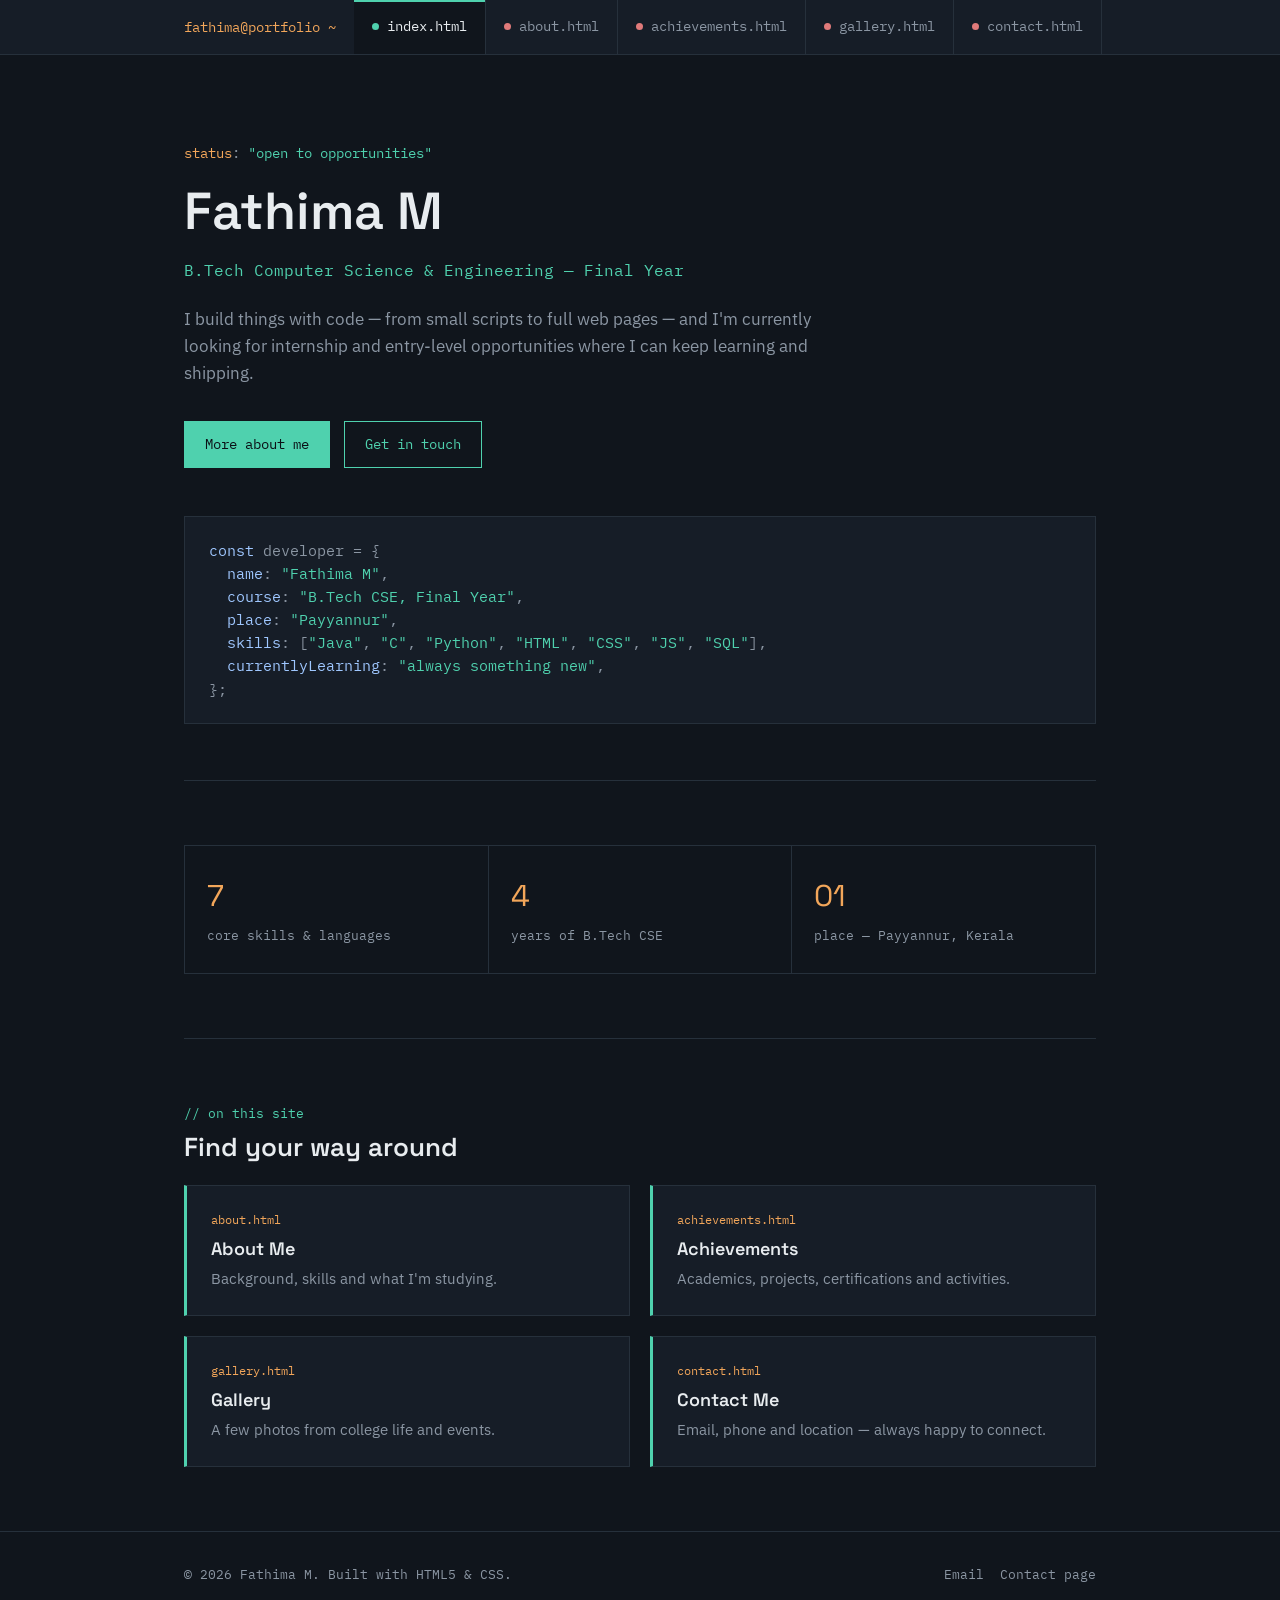
<file: index.html>
<!DOCTYPE html>
<html lang="en">
<head>
<meta charset="UTF-8">
<meta name="viewport" content="width=device-width, initial-scale=1.0">
<title>Fathima M — Portfolio</title>
<meta name="description" content="Fathima M — B.Tech Computer Science final year student. Portfolio, projects, achievements and contact.">
<link rel="preconnect" href="https://fonts.googleapis.com">
<link href="https://fonts.googleapis.com/css2?family=Space+Grotesk:wght@500;600;700&family=IBM+Plex+Sans:wght@400;500;600&family=IBM+Plex+Mono:wght@400;500&display=swap" rel="stylesheet">
<link rel="stylesheet" href="style.css">
</head>
<body>
<a href="#main" class="skip-link">Skip to content</a>

<nav class="tabbar" aria-label="Site navigation">
  <div class="wrap">
    <span class="brand">fathima@portfolio ~</span>
    <ul class="tabs">
      <li class="active"><a href="index.html" aria-current="page"><span class="dot"></span>index.html</a></li>
      <li><a href="about.html"><span class="dot"></span>about.html</a></li>
      <li><a href="achievements.html"><span class="dot"></span>achievements.html</a></li>
      <li><a href="gallery.html"><span class="dot"></span>gallery.html</a></li>
      <li><a href="contact.html"><span class="dot"></span>contact.html</a></li>
    </ul>
  </div>
</nav>

<main id="main">
  <div class="wrap">
    <section class="hero">
      <p class="eyebrow-code"><span class="key">status</span>: <span class="str">"open to opportunities"</span></p>
      <h1>Fathima M</h1>
      <p class="role">B.Tech Computer Science &amp; Engineering — Final Year</p>
      <p class="lede">I build things with code — from small scripts to full web pages — and I'm currently
        looking for internship and entry-level opportunities where I can keep learning and shipping.</p>
      <div class="actions">
        <a class="btn solid" href="about.html">More about me</a>
        <a class="btn" href="contact.html">Get in touch</a>
      </div>

      <pre class="code-object" aria-hidden="true"><span class="k">const</span> developer = {
  <span class="k">name</span>: <span class="s">"Fathima M"</span>,
  <span class="k">course</span>: <span class="s">"B.Tech CSE, Final Year"</span>,
  <span class="k">place</span>: <span class="s">"Payyannur"</span>,
  <span class="k">skills</span>: [<span class="s">"Java"</span>, <span class="s">"C"</span>, <span class="s">"Python"</span>, <span class="s">"HTML"</span>, <span class="s">"CSS"</span>, <span class="s">"JS"</span>, <span class="s">"SQL"</span>],
  <span class="k">currentlyLearning</span>: <span class="s">"always something new"</span>,
};</pre>
    </section>

    <section aria-label="Quick facts">
      <div class="highlights">
        <div class="cell">
          <div class="num">7</div>
          <div class="desc">core skills &amp; languages</div>
        </div>
        <div class="cell">
          <div class="num">4</div>
          <div class="desc">years of B.Tech CSE</div>
        </div>
        <div class="cell">
          <div class="num">01</div>
          <div class="desc">place — Payyannur, Kerala</div>
        </div>
      </div>
    </section>

    <section>
      <span class="label">// on this site</span>
      <h2>Find your way around</h2>
      <div class="ach-grid">
        <div class="ach-card">
          <span class="tag">about.html</span>
          <h3>About Me</h3>
          <p>Background, skills and what I'm studying.</p>
        </div>
        <div class="ach-card">
          <span class="tag">achievements.html</span>
          <h3>Achievements</h3>
          <p>Academics, projects, certifications and activities.</p>
        </div>
        <div class="ach-card">
          <span class="tag">gallery.html</span>
          <h3>Gallery</h3>
          <p>A few photos from college life and events.</p>
        </div>
        <div class="ach-card">
          <span class="tag">contact.html</span>
          <h3>Contact Me</h3>
          <p>Email, phone and location — always happy to connect.</p>
        </div>
      </div>
    </section>
  </div>
</main>

<footer>
  <div class="wrap">
    <p>&copy; 2026 Fathima M. Built with HTML5 &amp; CSS.</p>
    <div class="socials">
      <a href="mailto:fathima.esmayil@gmail.com">Email</a>
      <a href="contact.html">Contact page</a>
    </div>
  </div>
</footer>

</body>
</html>
</file>
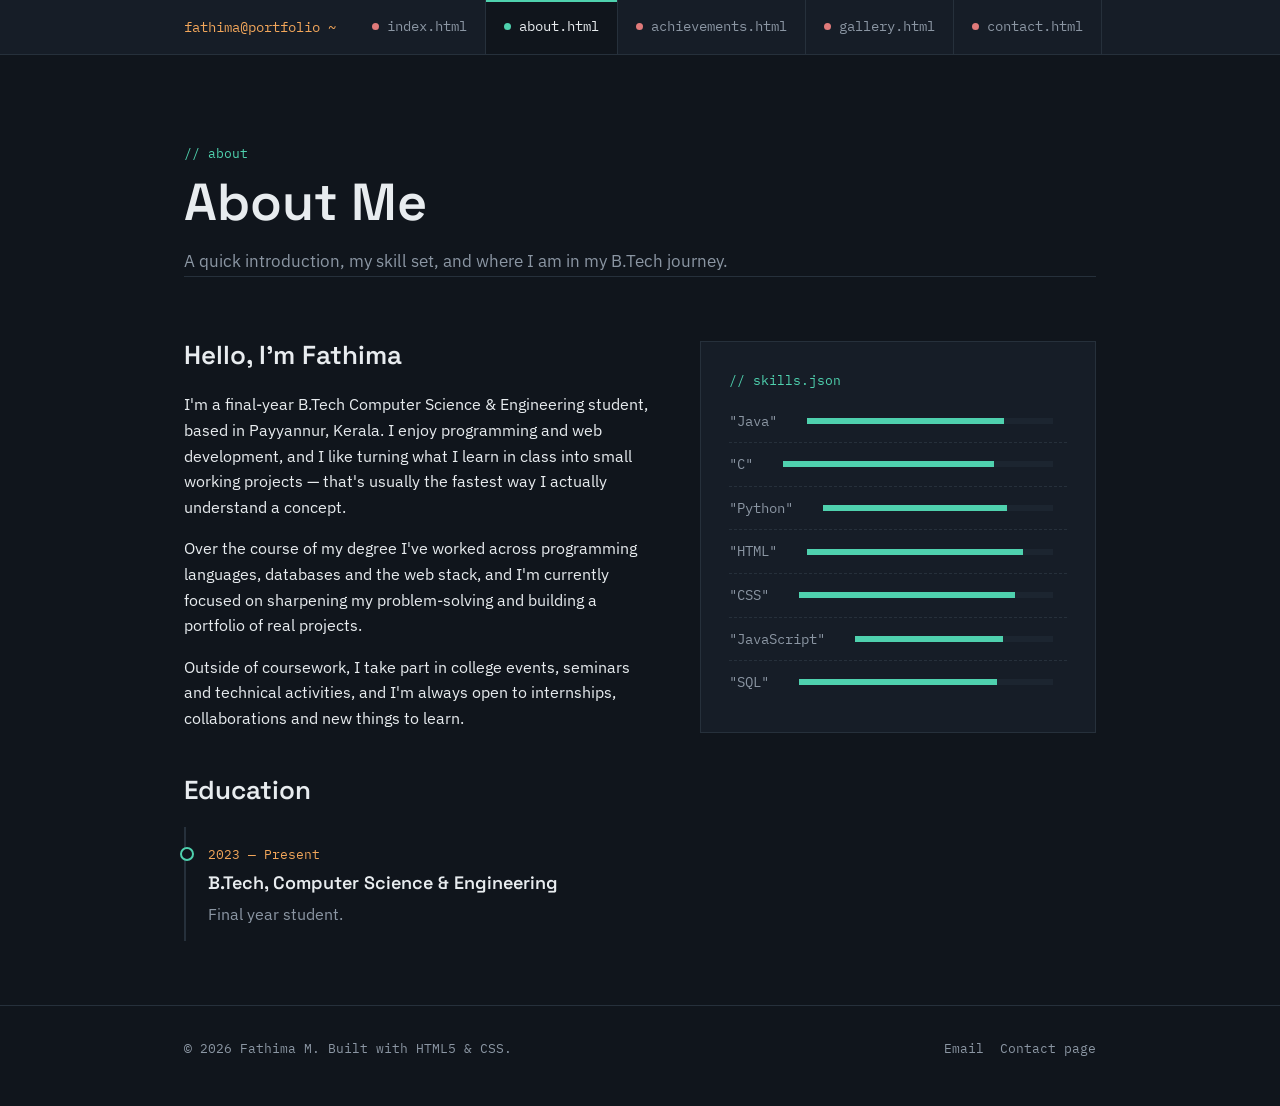
<file: about.html>
<!DOCTYPE html>
<html lang="en">
<head>
<meta charset="UTF-8">
<meta name="viewport" content="width=device-width, initial-scale=1.0">
<title>About Me — Fathima M</title>
<meta name="description" content="About Fathima M — CS Engineering student, skills and background.">
<link rel="preconnect" href="https://fonts.googleapis.com">
<link href="https://fonts.googleapis.com/css2?family=Space+Grotesk:wght@500;600;700&family=IBM+Plex+Sans:wght@400;500;600&family=IBM+Plex+Mono:wght@400;500&display=swap" rel="stylesheet">
<link rel="stylesheet" href="style.css">
</head>
<body>
<a href="#main" class="skip-link">Skip to content</a>

<nav class="tabbar" aria-label="Site navigation">
  <div class="wrap">
    <span class="brand">fathima@portfolio ~</span>
    <ul class="tabs">
      <li><a href="index.html"><span class="dot"></span>index.html</a></li>
      <li class="active"><a href="about.html" aria-current="page"><span class="dot"></span>about.html</a></li>
      <li><a href="achievements.html"><span class="dot"></span>achievements.html</a></li>
      <li><a href="gallery.html"><span class="dot"></span>gallery.html</a></li>
      <li><a href="contact.html"><span class="dot"></span>contact.html</a></li>
    </ul>
  </div>
</nav>

<main id="main">
  <div class="wrap">
    <section class="hero" style="padding-bottom:0;">
      <span class="label">// about</span>
      <h1>About Me</h1>
      <p class="lede" style="margin-bottom:0;">A quick introduction, my skill set, and where I am in my
        B.Tech journey.</p>
    </section>

    <section>
      <div class="about-grid">
        <div>
          <h2>Hello, I'm Fathima</h2>
          <p style="margin-bottom:16px;">I'm a final-year B.Tech Computer Science &amp; Engineering student,
            based in Payyannur, Kerala. I enjoy programming and web development, and I like turning what
            I learn in class into small working projects — that's usually the fastest way I actually
            understand a concept.</p>
          <p style="margin-bottom:16px;">Over the course of my degree I've worked across programming
            languages, databases and the web stack, and I'm currently focused on sharpening my
            problem-solving and building a portfolio of real projects.</p>
          <p>Outside of coursework, I take part in college events, seminars and technical activities,
            and I'm always open to internships, collaborations and new things to learn.</p>

          <h2 style="margin-top:44px;">Education</h2>
          <ul class="timeline">
            <li>
              <span class="when">2023 — Present</span>
              <h3 style="margin-top:6px;">B.Tech, Computer Science &amp; Engineering</h3>
              <p class="muted">Final year student.</p>
            </li>
          </ul>
        </div>

        <div>
          <div class="panel">
            <span class="label">// skills.json</span>
            <div class="skills-json">
              <div class="row"><span class="k">"Java"</span><span class="bar-track"><span class="bar-fill" style="width:80%"></span></span></div>
              <div class="row"><span class="k">"C"</span><span class="bar-track"><span class="bar-fill" style="width:78%"></span></span></div>
              <div class="row"><span class="k">"Python"</span><span class="bar-track"><span class="bar-fill" style="width:80%"></span></span></div>
              <div class="row"><span class="k">"HTML"</span><span class="bar-track"><span class="bar-fill" style="width:88%"></span></span></div>
              <div class="row"><span class="k">"CSS"</span><span class="bar-track"><span class="bar-fill" style="width:85%"></span></span></div>
              <div class="row"><span class="k">"JavaScript"</span><span class="bar-track"><span class="bar-fill" style="width:75%"></span></span></div>
              <div class="row"><span class="k">"SQL"</span><span class="bar-track"><span class="bar-fill" style="width:78%"></span></span></div>
            </div>
          </div>
        </div>
      </div>
    </section>
  </div>
</main>

<footer>
  <div class="wrap">
    <p>&copy; 2026 Fathima M. Built with HTML5 &amp; CSS.</p>
    <div class="socials">
      <a href="mailto:fathima.esmayil@gmail.com">Email</a>
      <a href="contact.html">Contact page</a>
    </div>
  </div>
</footer>

</body>
</html>
</file>
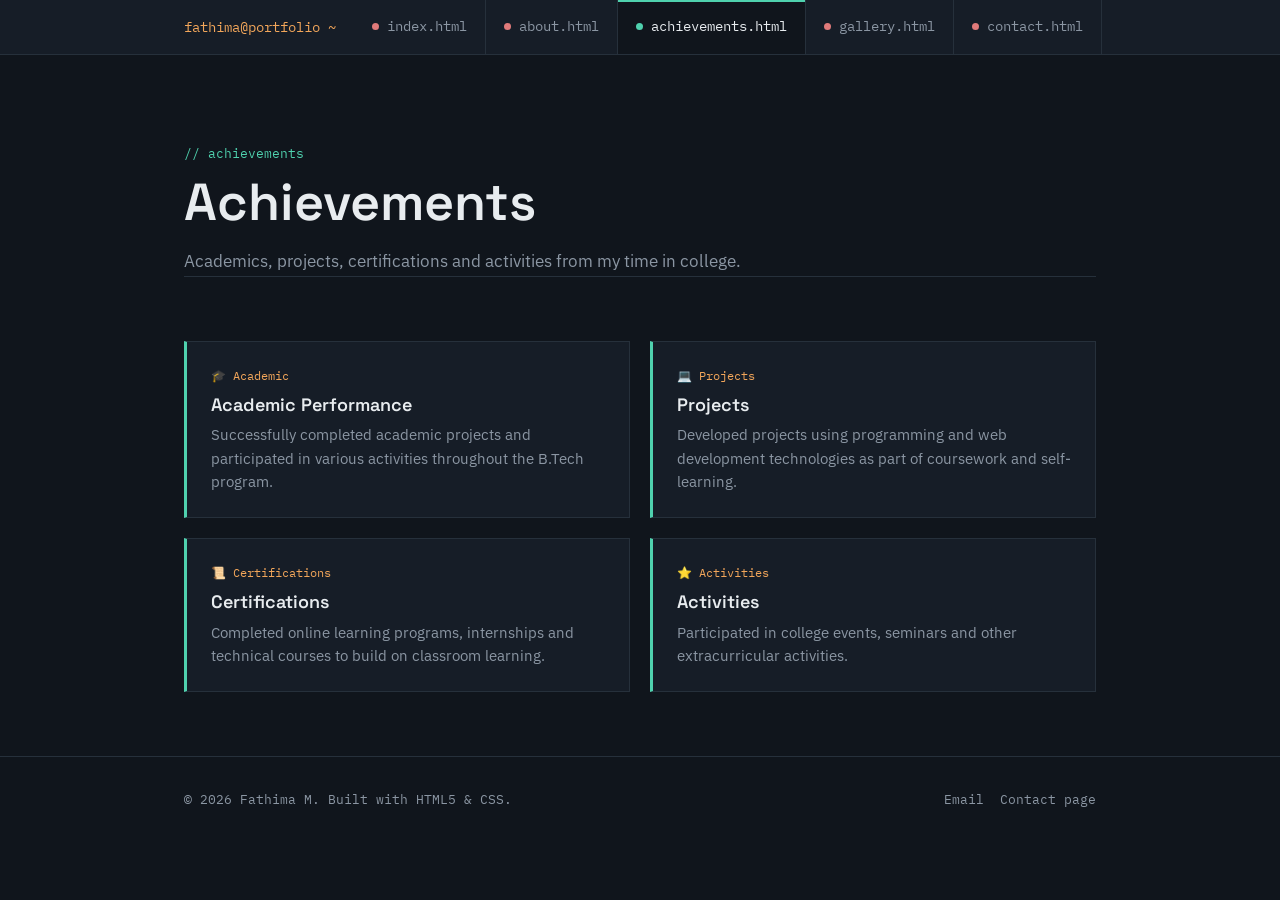
<file: achievements.html>
<!DOCTYPE html>
<html lang="en">
<head>
<meta charset="UTF-8">
<meta name="viewport" content="width=device-width, initial-scale=1.0">
<title>Achievements — Fathima M</title>
<meta name="description" content="Academic achievements, projects, certifications and activities of Fathima M.">
<link rel="preconnect" href="https://fonts.googleapis.com">
<link href="https://fonts.googleapis.com/css2?family=Space+Grotesk:wght@500;600;700&family=IBM+Plex+Sans:wght@400;500;600&family=IBM+Plex+Mono:wght@400;500&display=swap" rel="stylesheet">
<link rel="stylesheet" href="style.css">
</head>
<body>
<a href="#main" class="skip-link">Skip to content</a>

<nav class="tabbar" aria-label="Site navigation">
  <div class="wrap">
    <span class="brand">fathima@portfolio ~</span>
    <ul class="tabs">
      <li><a href="index.html"><span class="dot"></span>index.html</a></li>
      <li><a href="about.html"><span class="dot"></span>about.html</a></li>
      <li class="active"><a href="achievements.html" aria-current="page"><span class="dot"></span>achievements.html</a></li>
      <li><a href="gallery.html"><span class="dot"></span>gallery.html</a></li>
      <li><a href="contact.html"><span class="dot"></span>contact.html</a></li>
    </ul>
  </div>
</nav>

<main id="main">
  <div class="wrap">
    <section class="hero" style="padding-bottom:0;">
      <span class="label">// achievements</span>
      <h1>Achievements</h1>
      <p class="lede" style="margin-bottom:0;">Academics, projects, certifications and activities from
        my time in college.</p>
    </section>

    <section>
      <div class="ach-grid">
        <div class="ach-card">
          <span class="tag">🎓 Academic</span>
          <h3>Academic Performance</h3>
          <p>Successfully completed academic projects and participated in various activities throughout
            the B.Tech program.</p>
        </div>

        <div class="ach-card">
          <span class="tag">💻 Projects</span>
          <h3>Projects</h3>
          <p>Developed projects using programming and web development technologies as part of coursework
            and self-learning.</p>
        </div>

        <div class="ach-card">
          <span class="tag">📜 Certifications</span>
          <h3>Certifications</h3>
          <p>Completed online learning programs, internships and technical courses to build on classroom
            learning.</p>
        </div>

        <div class="ach-card">
          <span class="tag">⭐ Activities</span>
          <h3>Activities</h3>
          <p>Participated in college events, seminars and other extracurricular activities.</p>
        </div>
      </div>
    </section>
  </div>
</main>

<footer>
  <div class="wrap">
    <p>&copy; 2026 Fathima M. Built with HTML5 &amp; CSS.</p>
    <div class="socials">
      <a href="mailto:fathima.esmayil@gmail.com">Email</a>
      <a href="contact.html">Contact page</a>
    </div>
  </div>
</footer>

</body>
</html>
</file>
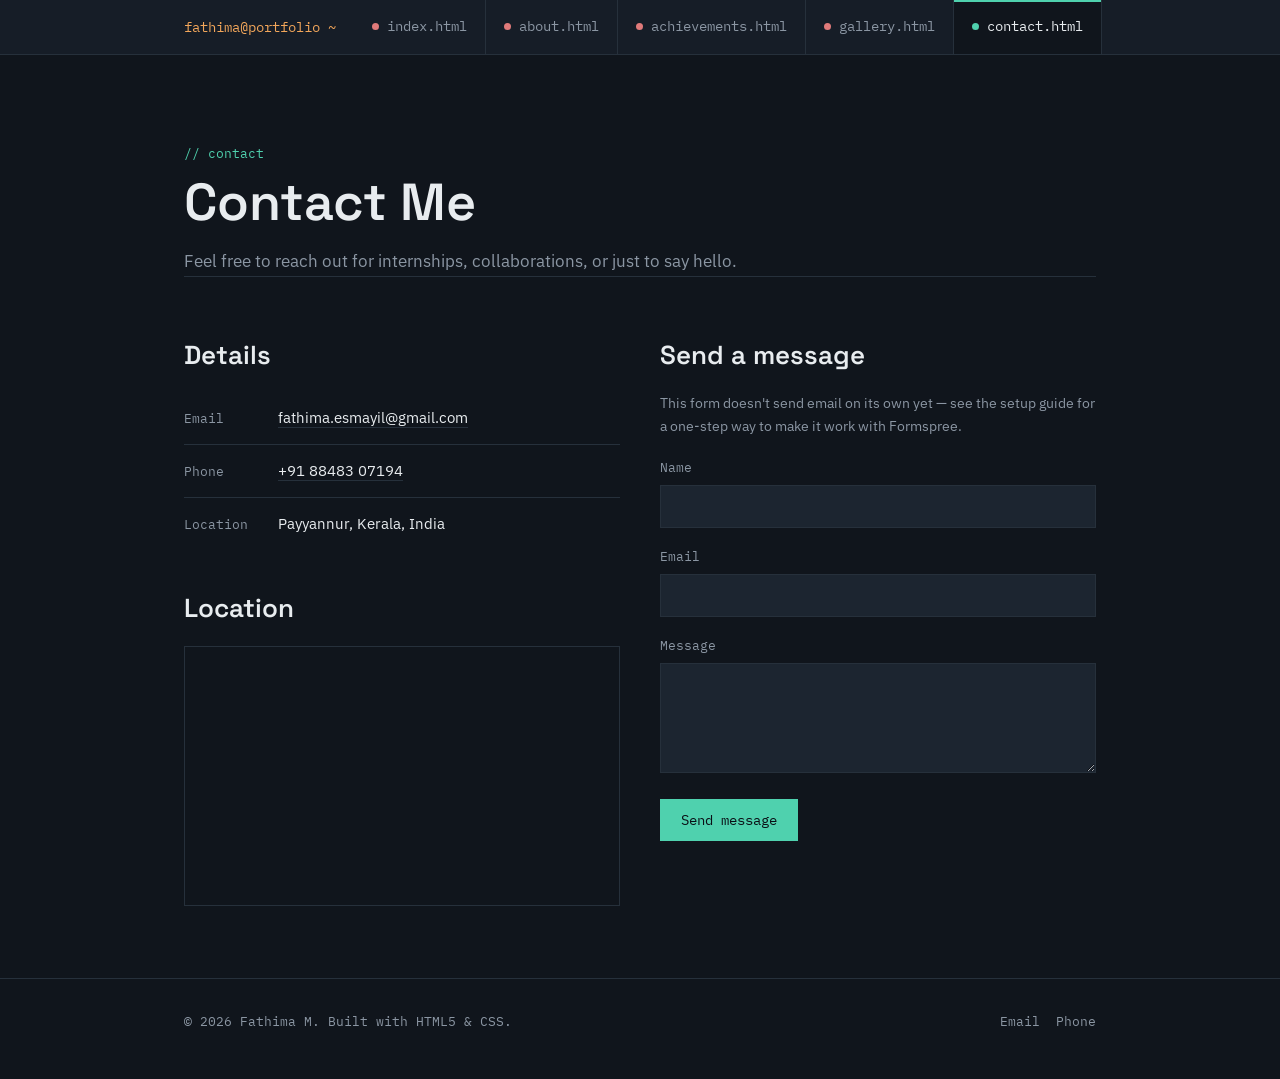
<file: contact.html>
<!DOCTYPE html>
<html lang="en">
<head>
<meta charset="UTF-8">
<meta name="viewport" content="width=device-width, initial-scale=1.0">
<title>Contact Me — Fathima M</title>
<meta name="description" content="Contact Fathima M — email, phone and location.">
<link rel="preconnect" href="https://fonts.googleapis.com">
<link href="https://fonts.googleapis.com/css2?family=Space+Grotesk:wght@500;600;700&family=IBM+Plex+Sans:wght@400;500;600&family=IBM+Plex+Mono:wght@400;500&display=swap" rel="stylesheet">
<link rel="stylesheet" href="style.css">
</head>
<body>
<a href="#main" class="skip-link">Skip to content</a>

<nav class="tabbar" aria-label="Site navigation">
  <div class="wrap">
    <span class="brand">fathima@portfolio ~</span>
    <ul class="tabs">
      <li><a href="index.html"><span class="dot"></span>index.html</a></li>
      <li><a href="about.html"><span class="dot"></span>about.html</a></li>
      <li><a href="achievements.html"><span class="dot"></span>achievements.html</a></li>
      <li><a href="gallery.html"><span class="dot"></span>gallery.html</a></li>
      <li class="active"><a href="contact.html" aria-current="page"><span class="dot"></span>contact.html</a></li>
    </ul>
  </div>
</nav>

<main id="main">
  <div class="wrap">
    <section class="hero" style="padding-bottom:0;">
      <span class="label">// contact</span>
      <h1>Contact Me</h1>
      <p class="lede" style="margin-bottom:0;">Feel free to reach out for internships, collaborations,
        or just to say hello.</p>
    </section>

    <section>
      <div class="contact-grid">
        <div>
          <h2>Details</h2>
          <ul class="contact-list">
            <li>
              <span class="k">Email</span>
              <span class="v"><a class="link-underline" href="mailto:fathima.esmayil@gmail.com">fathima.esmayil@gmail.com</a></span>
            </li>
            <li>
              <span class="k">Phone</span>
              <span class="v"><a class="link-underline" href="tel:+918848307194">+91 88483 07194</a></span>
            </li>
            <li>
              <span class="k">Location</span>
              <span class="v">Payyannur, Kerala, India</span>
            </li>
          </ul>

          <h2 style="margin-top:44px;">Location</h2>
          <div class="map-embed">
            <iframe
              title="Map of Payyannur, Kerala"
              src="https://www.google.com/maps?q=Payyannur,+Kerala&output=embed"
              loading="lazy"
              referrerpolicy="no-referrer-when-downgrade">
            </iframe>
          </div>
        </div>

        <div>
          <h2>Send a message</h2>
          <p class="muted" style="margin-bottom:20px; font-size:14px;">This form doesn't send email on
            its own yet — see the setup guide for a one-step way to make it work with Formspree.</p>
          <form action="#" method="POST">
            <div class="form-field">
              <label for="name">Name</label>
              <input type="text" id="name" name="name" required>
            </div>
            <div class="form-field">
              <label for="email">Email</label>
              <input type="email" id="email" name="email" required>
            </div>
            <div class="form-field">
              <label for="message">Message</label>
              <textarea id="message" name="message" required></textarea>
            </div>
            <button type="submit" class="btn solid">Send message</button>
          </form>
        </div>
      </div>
    </section>
  </div>
</main>

<footer>
  <div class="wrap">
    <p>&copy; 2026 Fathima M. Built with HTML5 &amp; CSS.</p>
    <div class="socials">
      <a href="mailto:fathima.esmayil@gmail.com">Email</a>
      <a href="tel:+918848307194">Phone</a>
    </div>
  </div>
</footer>

</body>
</html>
</file>
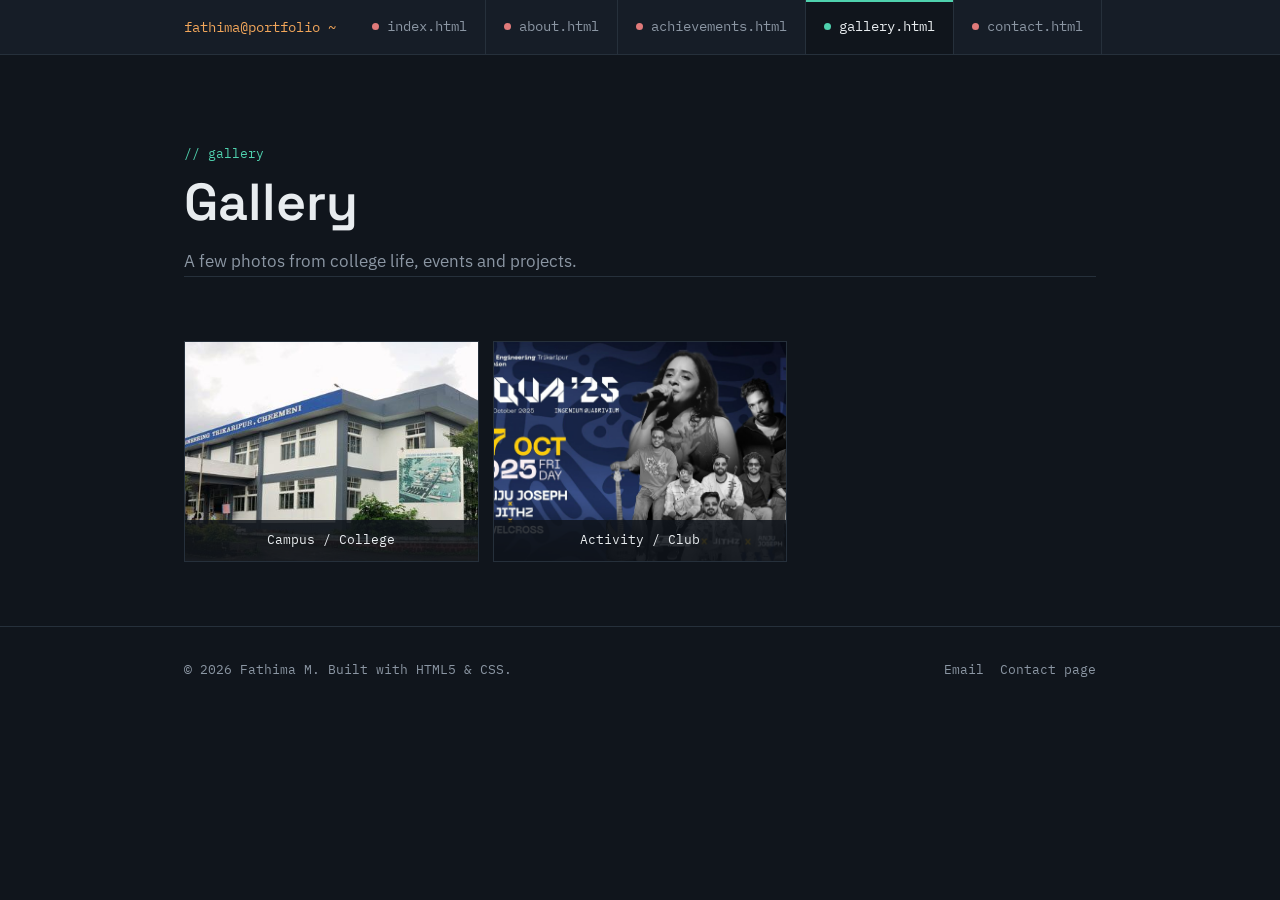
<file: gallery.html>
<!DOCTYPE html>
<html lang="en">
<head>
<meta charset="UTF-8">
<meta name="viewport" content="width=device-width, initial-scale=1.0">
<title>Gallery — Fathima M</title>
<meta name="description" content="Photo gallery of Fathima M.">
<link rel="preconnect" href="https://fonts.googleapis.com">
<link href="https://fonts.googleapis.com/css2?family=Space+Grotesk:wght@500;600;700&family=IBM+Plex+Sans:wght@400;500;600&family=IBM+Plex+Mono:wght@400;500&display=swap" rel="stylesheet">
<link rel="stylesheet" href="style.css">
</head>
<body>
<a href="#main" class="skip-link">Skip to content</a>

<nav class="tabbar" aria-label="Site navigation">
  <div class="wrap">
    <span class="brand">fathima@portfolio ~</span>
    <ul class="tabs">
      <li><a href="index.html"><span class="dot"></span>index.html</a></li>
      <li><a href="about.html"><span class="dot"></span>about.html</a></li>
      <li><a href="achievements.html"><span class="dot"></span>achievements.html</a></li>
      <li class="active"><a href="gallery.html" aria-current="page"><span class="dot"></span>gallery.html</a></li>
      <li><a href="contact.html"><span class="dot"></span>contact.html</a></li>
    </ul>
  </div>
</nav>

<main id="main">
  <div class="wrap">
    <section class="hero" style="padding-bottom:0;">
      <span class="label">// gallery</span>
      <h1>Gallery</h1>
      <p class="lede" style="margin-bottom:0;">A few photos from college life, events and projects.</p>
    </section>

    <section>
      

      <div class="gallery-grid">
        <div class="gallery-item"><img src="photo1.jpeg" alt="Campus / College"><span>Campus / College</span></div>
        <div class="gallery-item"><img src="photo6.jpeg" alt="Activity / Club"><span>Activity / Club</span></div>
      </div>
    </section>
  </div>
</main>

<footer>
  <div class="wrap">
    <p>&copy; 2026 Fathima M. Built with HTML5 &amp; CSS.</p>
    <div class="socials">
      <a href="mailto:fathima.esmayil@gmail.com">Email</a>
      <a href="contact.html">Contact page</a>
    </div>
  </div>
</footer>

</body>
</html>
</file>
<file: style.css>
/* =========================================================
   Fathima M — Portfolio
   Design concept: a CS student's code editor.
   Nav = open editor tabs. Hero = a typed object literal.
   ========================================================= */

:root{
  --bg:        #10151c;
  --panel:     #161d27;
  --panel-2:   #1c2530;
  --border:    #26303b;
  --text:      #e8ecef;
  --muted:     #8b96a3;
  --accent:    #4fd1ae;   /* teal — links, active states   */
  --accent-2:  #f2a65a;   /* amber — highlights, tags      */
  --accent-3:  #e07a7a;   /* soft red — unsaved-dot / warn */

  --display: "Space Grotesk", "Segoe UI", sans-serif;
  --body:    "IBM Plex Sans", "Segoe UI", sans-serif;
  --mono:    "IBM Plex Mono", "Consolas", monospace;
}

*{ box-sizing:border-box; margin:0; padding:0; }

html{ scroll-behavior:smooth; }

body{
  background:var(--bg);
  color:var(--text);
  font-family:var(--body);
  font-size:16px;
  line-height:1.6;
  -webkit-font-smoothing:antialiased;
}

a{ color:inherit; text-decoration:none; }
img{ max-width:100%; display:block; }

.wrap{
  max-width:960px;
  margin:0 auto;
  padding:0 24px;
}

/* ---------- Skip link (a11y) ---------- */
.skip-link{
  position:absolute; left:-999px; top:0;
  background:var(--accent); color:#0b1016;
  padding:10px 16px; z-index:100; font-family:var(--mono);
}
.skip-link:focus{ left:16px; top:16px; }

/* ---------- Editor-tab navigation ---------- */
.tabbar{
  position:sticky; top:0; z-index:50;
  background:var(--panel);
  border-bottom:1px solid var(--border);
  overflow-x:auto;
}
.tabbar .wrap{
  display:flex; align-items:stretch; padding:0 24px;
}
.brand{
  display:flex; align-items:center;
  font-family:var(--mono); font-size:14px; color:var(--accent-2);
  padding:0 18px 0 0; white-space:nowrap;
}
.tabs{
  display:flex; list-style:none; flex:1; min-width:0;
}
.tabs li{ display:flex; }
.tabs a{
  display:flex; align-items:center; gap:8px;
  font-family:var(--mono); font-size:13.5px; color:var(--muted);
  padding:16px 18px;
  border-right:1px solid var(--border);
  white-space:nowrap;
  transition:color .15s ease, background .15s ease;
}
.tabs a:hover{ color:var(--text); background:var(--panel-2); }
.tabs a .dot{
  width:7px; height:7px; border-radius:50%;
  background:var(--accent-3); flex:none;
}
.tabs li.active a{
  color:var(--text);
  background:var(--bg);
  box-shadow: inset 0 2px 0 var(--accent);
}
.tabs li.active a .dot{ background:var(--accent); }

/* ---------- Generic layout blocks ---------- */
main{ display:block; }

.panel{
  background:var(--panel);
  border:1px solid var(--border);
  padding:28px;
}

section{ padding:64px 0; }
section + section{ border-top:1px solid var(--border); }

h1,h2,h3{ font-family:var(--display); font-weight:600; line-height:1.15; }
h1{ font-size:clamp(34px,5vw,52px); }
h2{ font-size:26px; margin-bottom:22px; }
h3{ font-size:18px; margin-bottom:8px; }

p{ color:var(--text); max-width:65ch; }
.muted{ color:var(--muted); }

.label{
  font-family:var(--mono); font-size:12.5px; color:var(--accent);
  display:block; margin-bottom:10px;
}

/* ---------- Buttons / links ---------- */
.btn{
  display:inline-flex; align-items:center; gap:8px;
  font-family:var(--mono); font-size:14px;
  padding:11px 20px;
  border:1px solid var(--accent);
  color:var(--accent);
  transition:background .15s ease, color .15s ease;
}
.btn:hover{ background:var(--accent); color:#0b1016; }
.btn.solid{
  background:var(--accent); color:#0b1016;
}
.btn.solid:hover{ background:#3fc09b; }
.btn:focus-visible, a:focus-visible, button:focus-visible{
  outline:2px solid var(--accent-2); outline-offset:3px;
}

.link-underline{
  border-bottom:1px solid var(--border);
  transition:border-color .15s ease, color .15s ease;
}
.link-underline:hover{ color:var(--accent); border-color:var(--accent); }

/* ---------- Hero (home page) ---------- */
.hero{
  padding:88px 0 56px;
}
.hero .eyebrow-code{
  font-family:var(--mono); font-size:13.5px; color:var(--muted);
  margin-bottom:18px;
}
.hero .eyebrow-code .key{ color:var(--accent-2); }
.hero .eyebrow-code .str{ color:var(--accent); }
.hero h1{ margin-bottom:16px; }
.hero .role{
  font-family:var(--mono); font-size:16px; color:var(--accent);
  margin-bottom:22px;
}
.hero .lede{ font-size:17px; color:var(--muted); margin-bottom:34px; }
.hero .actions{ display:flex; gap:14px; flex-wrap:wrap; }

.code-object{
  font-family:var(--mono); font-size:14.5px;
  background:var(--panel);
  border:1px solid var(--border);
  padding:22px 24px;
  margin-top:48px;
  overflow-x:auto;
  white-space:pre;
  color:var(--muted);
}
.code-object .k{ color:#9fc7ff; }
.code-object .s{ color:var(--accent); }
.code-object .p{ color:var(--muted); }
.code-object .c{ color:#5a6472; }

/* ---------- Highlights strip (home) ---------- */
.highlights{
  display:grid; grid-template-columns:repeat(3,1fr); gap:1px;
  background:var(--border);
  border:1px solid var(--border);
}
.highlights .cell{
  background:var(--bg); padding:26px 22px;
}
.highlights .num{ font-family:var(--display); font-size:30px; color:var(--accent-2); }
.highlights .desc{ font-family:var(--mono); font-size:13px; color:var(--muted); margin-top:6px; }

/* ---------- About page ---------- */
.about-grid{
  display:grid; grid-template-columns:1.2fr 1fr; gap:40px;
}
.skills-json{
  font-family:var(--mono); font-size:14px; line-height:1.9;
}
.skills-json .row{ display:flex; justify-content:space-between; gap:16px; padding:8px 0; border-bottom:1px dashed var(--border); }
.skills-json .row:last-child{ border-bottom:none; }
.skills-json .k{ color:var(--muted); }
.skills-json .v{ color:var(--accent); }
.bar-track{ flex:1; height:6px; background:var(--panel-2); margin:0 14px; align-self:center; position:relative; }
.bar-fill{ position:absolute; left:0; top:0; bottom:0; background:var(--accent); }

.timeline{ list-style:none; }
.timeline li{
  padding:14px 0 14px 22px;
  border-left:2px solid var(--border);
  position:relative;
}
.timeline li::before{
  content:""; position:absolute; left:-6px; top:20px;
  width:10px; height:10px; border-radius:50%;
  background:var(--bg); border:2px solid var(--accent);
}
.timeline .when{ font-family:var(--mono); font-size:12.5px; color:var(--accent-2); }

/* ---------- Achievements page ---------- */
.ach-grid{
  display:grid; grid-template-columns:repeat(2,1fr); gap:20px;
}
.ach-card{
  background:var(--panel);
  border:1px solid var(--border);
  border-left:3px solid var(--accent);
  padding:24px;
}
.ach-card .tag{ font-family:var(--mono); font-size:12px; color:var(--accent-2); display:block; margin-bottom:10px; }
.ach-card p{ color:var(--muted); font-size:14.5px; }

/* ---------- Gallery page ---------- */
.gallery-note{
  font-family:var(--mono); font-size:13.5px; color:var(--accent-2);
  border:1px dashed var(--accent-2);
  padding:14px 16px; margin-bottom:32px;
}
.gallery-grid{
  display:grid; grid-template-columns:repeat(3,1fr); gap:14px;
}
.gallery-item{
  aspect-ratio:4/3;
  border:1px solid var(--border);
  background:linear-gradient(135deg,var(--panel),var(--panel-2));
  position:relative;
  overflow:hidden;
  font-family:var(--mono); font-size:13px; color:var(--muted); text-align:center;
}
.gallery-item img{
  width:100%;
  height:100%;
  object-fit:cover;
  display:block;
}
.gallery-item span{
  position:absolute;
  left:0;
  right:0;
  bottom:0;
  padding:10px 12px;
  background:rgba(16,21,28,.85);
  color:var(--text);
  opacity:1;
}

/* ---------- Contact page ---------- */
.contact-grid{
  display:grid; grid-template-columns:1fr 1fr; gap:40px;
}
.contact-list{ list-style:none; }
.contact-list li{
  display:flex; gap:14px; padding:14px 0; border-bottom:1px solid var(--border);
}
.contact-list li:last-child{ border-bottom:none; }
.contact-list .k{ font-family:var(--mono); font-size:12.5px; color:var(--muted); width:80px; flex:none; padding-top:2px; }
.contact-list .v{ font-size:15px; }

.form-field{ margin-bottom:18px; }
.form-field label{
  display:block; font-family:var(--mono); font-size:12.5px; color:var(--muted); margin-bottom:8px;
}
.form-field input, .form-field textarea{
  width:100%; background:var(--panel-2); border:1px solid var(--border);
  color:var(--text); font-family:var(--body); font-size:14.5px;
  padding:11px 12px;
}
.form-field textarea{ resize:vertical; min-height:110px; }
.form-field input:focus, .form-field textarea:focus{
  outline:none; border-color:var(--accent);
}

.map-embed iframe{ width:100%; height:260px; border:1px solid var(--border); }

/* ---------- Footer ---------- */
footer{
  border-top:1px solid var(--border);
  padding:32px 0 48px;
}
footer .wrap{
  display:flex; justify-content:space-between; align-items:center; flex-wrap:wrap; gap:12px;
}
footer p{ font-family:var(--mono); font-size:12.5px; color:var(--muted); }
.socials{ display:flex; gap:16px; }
.socials a{ font-family:var(--mono); font-size:12.5px; color:var(--muted); }
.socials a:hover{ color:var(--accent); }

/* ---------- Responsive ---------- */
@media (max-width:760px){
  .about-grid, .contact-grid{ grid-template-columns:1fr; }
  .highlights{ grid-template-columns:1fr; }
  .ach-grid{ grid-template-columns:1fr; }
  .gallery-grid{ grid-template-columns:repeat(2,1fr); }
  .hero{ padding:56px 0 40px; }
}

@media (prefers-reduced-motion: reduce){
  html{ scroll-behavior:auto; }
  *{ transition:none !important; }
}
</file>
